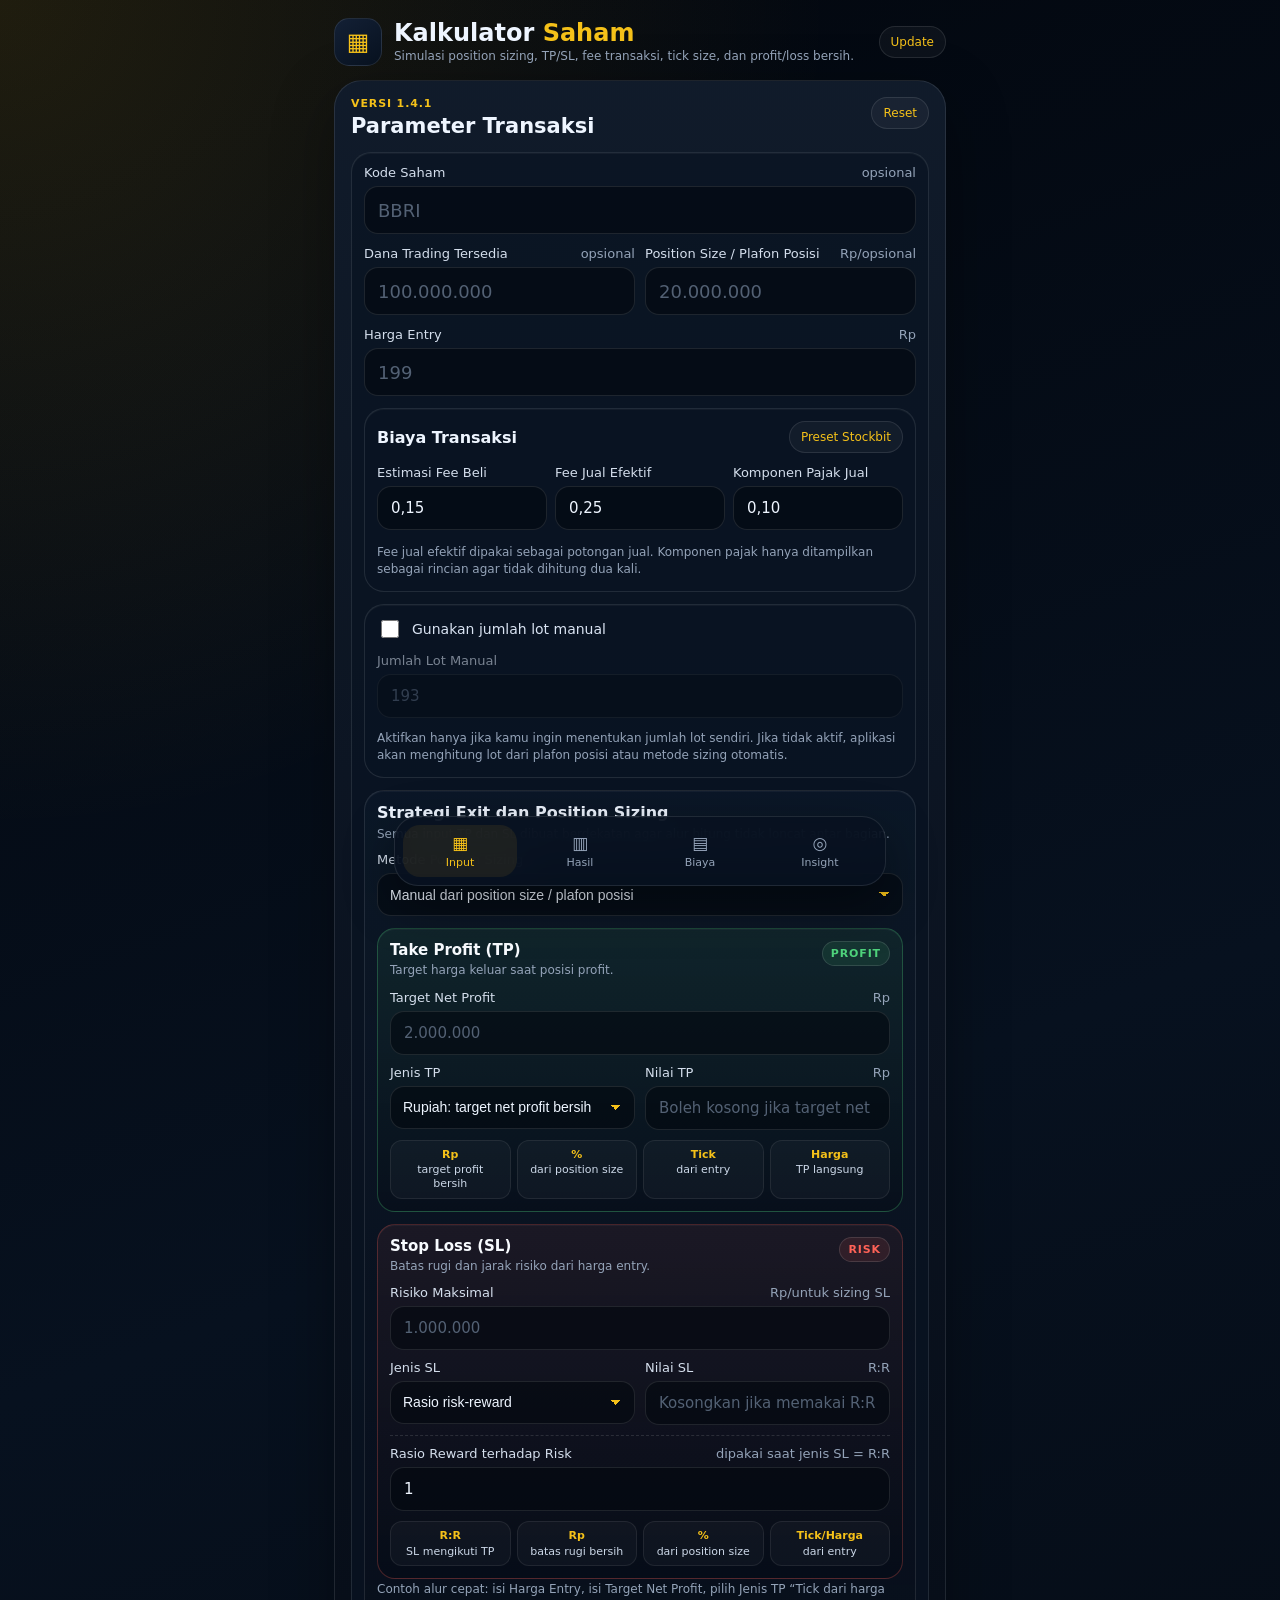
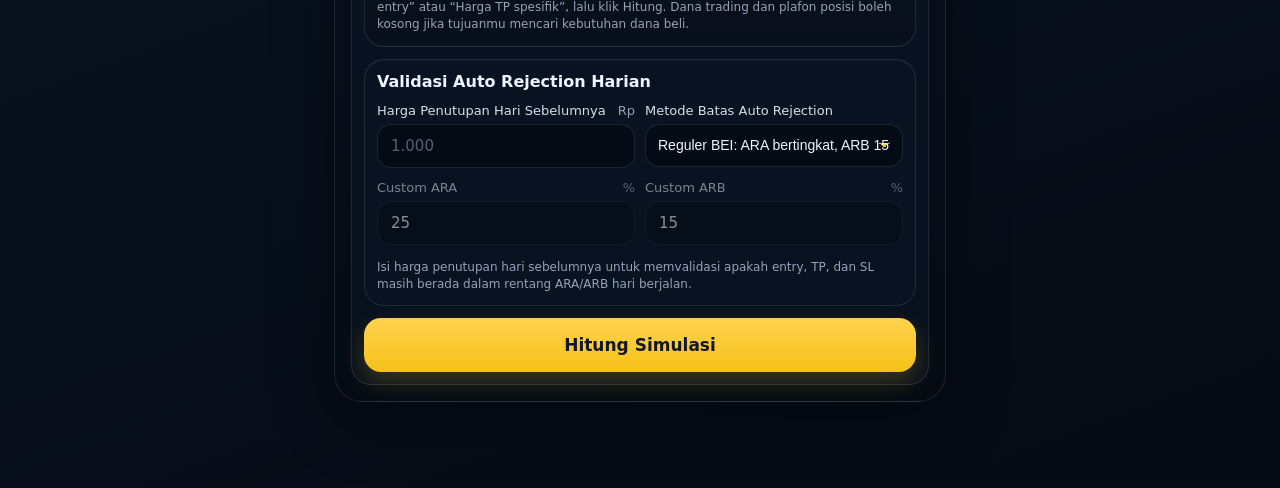
<file: index.html>
<!doctype html>
<html lang="id">
<head>
  <meta charset="utf-8">
  <meta name="viewport" content="width=device-width, initial-scale=1, viewport-fit=cover">
  <meta name="theme-color" content="#07111f">
  <meta name="app-version" content="1.4.1">
  <title>Kalkulator Saham</title>
  <link rel="manifest" href="manifest.webmanifest">
  <link rel="icon" href="assets/icon-192.png">
  <link rel="apple-touch-icon" href="assets/icon-192.png">
  <link rel="stylesheet" href="style.css">
</head>
<body>
  <div class="app">
    <header class="header">
      <div class="logo">▦</div>
      <div>
        <h1>Kalkulator <span>Saham</span></h1>
        <p>Simulasi position sizing, TP/SL, fee transaksi, tick size, dan profit/loss bersih.</p>
      </div>
      <div class="header-actions">
        <button id="updateBtn" class="small-btn" type="button">Update</button>
        <button id="installBtn" class="small-btn" type="button" hidden>Instal</button>
      </div>
    </header>

    <div id="updateBanner" class="update-banner" hidden>
      <div>
        <strong id="updateTitle">Update aplikasi</strong>
        <span id="updateMessage">Klik cek update untuk memastikan versi terbaru.</span>
      </div>
      <button id="reloadUpdateBtn" class="small-btn" type="button" hidden>Muat ulang</button>
    </div>

    <main class="panel">
      <section id="page-input" class="page active">
        <div class="page-title">
          <div>
            <small>Versi 1.4.1</small>
            <h2>Parameter Transaksi</h2>
          </div>
          <button id="resetBtn" class="small-btn" type="button">Reset</button>
        </div>

        <form id="form" class="card">
          <label class="field">
            <span>Kode Saham <b>opsional</b></span>
            <input id="symbol" type="text" placeholder="BBRI">
          </label>

          <div class="two">
            <label class="field">
              <span>Dana Trading Tersedia <b>opsional</b></span>
              <input id="totalCapital" class="money" type="text" inputmode="numeric" placeholder="100.000.000">
            </label>
            <label class="field">
              <span>Position Size / Plafon Posisi <b>Rp/opsional</b></span>
              <input id="allocation" class="money" type="text" inputmode="numeric" placeholder="20.000.000">
            </label>
          </div>

          <label class="field">
            <span>Harga Entry <b>Rp</b></span>
            <input id="entryPrice" class="money" type="text" inputmode="numeric" placeholder="199">
          </label>

          <div class="subcard">
            <div class="subhead">
              <strong>Biaya Transaksi</strong>
              <button id="presetBtn" class="chip" type="button">Preset Stockbit</button>
            </div>
            <div class="three">
              <label class="field compact">
                <span>Estimasi Fee Beli</span>
                <input id="buyFee" class="percent" type="text" inputmode="decimal" value="0,15">
              </label>
              <label class="field compact">
                <span>Fee Jual Efektif</span>
                <input id="sellFee" class="percent" type="text" inputmode="decimal" value="0,25">
              </label>
              <label class="field compact">
                <span>Komponen Pajak Jual</span>
                <input id="taxFee" class="percent" type="text" inputmode="decimal" value="0,10">
              </label>
            </div>
            <p class="hint">Fee jual efektif dipakai sebagai potongan jual. Komponen pajak hanya ditampilkan sebagai rincian agar tidak dihitung dua kali.</p>
          </div>

          <div class="subcard">
            <label class="checkrow">
              <input id="manualLotToggle" type="checkbox">
              <span>Gunakan jumlah lot manual</span>
            </label>
            <label id="manualLotWrap" class="field compact disabled">
              <span>Jumlah Lot Manual</span>
              <input id="manualLot" class="money" type="text" inputmode="numeric" placeholder="193" disabled>
            </label>
            <p class="hint">Aktifkan hanya jika kamu ingin menentukan jumlah lot sendiri. Jika tidak aktif, aplikasi akan menghitung lot dari plafon posisi atau metode sizing otomatis.</p>
          </div>

          <div class="subcard exit-section">
            <div class="subhead stacked-head">
              <div>
                <strong>Strategi Exit dan Position Sizing</strong>
                <p>Semua input TP dan SL dibuat berdekatan agar alur hitung tidak loncat antar bagian.</p>
              </div>
            </div>

            <label class="field compact sizing-mode">
              <span>Metode Position Sizing</span>
              <select id="allocationMode">
                <option value="manual" selected>Manual dari position size / plafon posisi</option>
                <option value="tp_profit">Cari kebutuhan dana beli dari target net profit</option>
                <option value="sl_risk">Cari position size dari risiko maksimal</option>
              </select>
            </label>

            <div class="exit-stack">
              <section class="exit-card take-profit">
                <div class="exit-title">
                  <div>
                    <strong>Take Profit (TP)</strong>
                    <span>Target harga keluar saat posisi profit.</span>
                  </div>
                  <em>Profit</em>
                </div>
                <div class="exit-grid">
                  <label class="field compact wide">
                    <span>Target Net Profit <b>Rp</b></span>
                    <input id="targetProfit" class="money" type="text" inputmode="numeric" placeholder="2.000.000">
                  </label>
                  <label class="field compact">
                    <span>Jenis TP</span>
                    <select id="tpMode">
                      <option value="nominal" selected>Rupiah: target net profit bersih</option>
                      <option value="percent">Persen dari position size</option>
                      <option value="tick">Tick dari harga entry</option>
                      <option value="price">Harga TP spesifik</option>
                    </select>
                  </label>
                  <label class="field compact">
                    <span>Nilai TP <b id="tpUnit">Rp</b></span>
                    <input id="tpParam" class="mode-input" type="text" inputmode="numeric" placeholder="Boleh kosong jika target net profit diisi">
                  </label>
                </div>
                <div class="mode-help">
                  <span><b>Rp</b> target profit bersih</span>
                  <span><b>%</b> dari position size</span>
                  <span><b>Tick</b> dari entry</span>
                  <span><b>Harga</b> TP langsung</span>
                </div>
              </section>

              <section class="exit-card stop-loss">
                <div class="exit-title">
                  <div>
                    <strong>Stop Loss (SL)</strong>
                    <span>Batas rugi dan jarak risiko dari harga entry.</span>
                  </div>
                  <em>Risk</em>
                </div>
                <div class="exit-grid">
                  <label class="field compact wide">
                    <span>Risiko Maksimal <b>Rp/untuk sizing SL</b></span>
                    <input id="autoAmount" class="money" type="text" inputmode="numeric" placeholder="1.000.000">
                  </label>
                  <label class="field compact">
                    <span>Jenis SL</span>
                    <select id="slMode">
                      <option value="rr" selected>Rasio risk-reward</option>
                      <option value="nominal">Rupiah: risiko bersih</option>
                      <option value="percent">Persen dari position size</option>
                      <option value="tick">Tick dari harga entry</option>
                      <option value="price">Harga SL spesifik</option>
                    </select>
                  </label>
                  <label class="field compact">
                    <span>Nilai SL <b id="slUnit">R:R</b></span>
                    <input id="slParam" class="mode-input" type="text" inputmode="numeric" placeholder="Kosongkan jika memakai R:R">
                  </label>
                  <label class="field compact wide rr-field">
                    <span>Rasio Reward terhadap Risk <b>dipakai saat jenis SL = R:R</b></span>
                    <input id="rrRatio" class="percent" type="text" inputmode="decimal" value="1">
                  </label>
                </div>
                <div class="mode-help">
                  <span><b>R:R</b> SL mengikuti TP</span>
                  <span><b>Rp</b> batas rugi bersih</span>
                  <span><b>%</b> dari position size</span>
                  <span><b>Tick/Harga</b> dari entry</span>
                </div>
              </section>
            </div>

            <p class="hint">Contoh alur cepat: isi Harga Entry, isi Target Net Profit, pilih Jenis TP “Tick dari harga entry” atau “Harga TP spesifik”, lalu klik Hitung. Dana trading dan plafon posisi boleh kosong jika tujuanmu mencari kebutuhan dana beli.</p>
          </div>

          <div class="subcard">
            <div class="subhead">
              <strong>Validasi Auto Rejection Harian</strong>
            </div>
            <div class="two">
              <label class="field compact">
                <span>Harga Penutupan Hari Sebelumnya <b>Rp</b></span>
                <input id="prevClose" class="money" type="text" inputmode="numeric" placeholder="1.000">
              </label>
              <label class="field compact">
                <span>Metode Batas Auto Rejection</span>
                <select id="autoRejectMode">
                  <option value="regular2025" selected>Reguler BEI: ARA bertingkat, ARB 15%</option>
                  <option value="symmetric">Simetris bertingkat</option>
                  <option value="custom">Custom</option>
                </select>
              </label>
            </div>
            <div class="two">
              <label class="field compact">
                <span>Custom ARA <b>%</b></span>
                <input id="customAraPct" class="percent" type="text" inputmode="decimal" value="25">
              </label>
              <label class="field compact">
                <span>Custom ARB <b>%</b></span>
                <input id="customArbPct" class="percent" type="text" inputmode="decimal" value="15">
              </label>
            </div>
            <p class="hint">Isi harga penutupan hari sebelumnya untuk memvalidasi apakah entry, TP, dan SL masih berada dalam rentang ARA/ARB hari berjalan.</p>
          </div>

          <div id="errorBox" class="error" hidden></div>
          <button class="primary" type="submit">Hitung Simulasi</button>
        </form>
      </section>

      <section id="page-result" class="page">
        <div class="page-title">
          <div>
            <small id="resultSymbol">Hasil</small>
            <h2>Ringkasan Position Sizing</h2>
          </div>
          <button id="copyBtn" class="small-btn" type="button">Salin</button>
        </div>

        <div class="grid">
          <article class="metric"><span>Jumlah Lot</span><strong id="outLots">-</strong></article>
          <article class="metric"><span>Jumlah Saham</span><strong id="outShares">-</strong></article>
          <article class="metric"><span>Kebutuhan Dana Beli</span><strong id="outTotalCost">-</strong></article>
          <article class="metric"><span>Sisa Plafon Posisi</span><strong id="outRemain" class="green">-</strong></article>
          <article class="metric"><span>Metode Sizing</span><strong id="outAllocBasis">-</strong></article>
          <article class="metric"><span>Parameter Exit</span><strong id="outModeInfo">-</strong></article>
        </div>

        <div class="rr" id="outRR">R:R -</div>

        <div class="two resultcards">
          <article class="trade profit">
            <span>Take Profit</span>
            <h3 id="outTP">-</h3>
            <p><b id="outTPTicks">-</b> tick</p>
            <p><b id="outTPPct">-</b> dari entry</p>
            <hr>
            <small>Profit Bersih Aktual</small>
            <strong id="outNetProfit">-</strong>
          </article>
          <article class="trade loss">
            <span>Stop Loss</span>
            <h3 id="outSL">-</h3>
            <p><b id="outSLTicks">-</b> tick</p>
            <p><b id="outSLPct">-</b> dari entry</p>
            <hr>
            <small>Loss Bersih Aktual</small>
            <strong id="outNetLoss">-</strong>
          </article>
        </div>

        <div id="resultNote" class="notice">Isi input lalu klik Hitung.</div>
      </section>

      <section id="page-cost" class="page">
        <div class="page-title">
          <div>
            <small>Rincian</small>
            <h2>Estimasi Biaya</h2>
          </div>
        </div>

        <div class="cost cardline">
          <h3>Estimasi Pembelian</h3>
          <p><span>Nilai Pokok Pembelian</span><b id="costGrossBuy">-</b></p>
          <p><span>Estimasi Fee Beli</span><b id="costBuyFee">-</b></p>
          <p class="total"><span>Total Dana Beli</span><b id="costTotalUsed">-</b></p>
        </div>

        <div class="cost cardline good">
          <h3>Estimasi Penjualan saat TP</h3>
          <p><span>Nilai Pokok Penjualan TP</span><b id="costGrossSellTP">-</b></p>
          <p><span>Estimasi Fee Jual TP</span><b id="costSellFeeTP">-</b></p>
          <p><span>Komponen Pajak Jual</span><b id="costTaxTP">-</b></p>
          <p class="total"><span>Profit Bersih Aktual</span><b id="costProfit">-</b></p>
        </div>

        <div class="cost cardline bad">
          <h3>Estimasi Penjualan saat SL</h3>
          <p><span>Nilai Pokok Penjualan SL</span><b id="costGrossSellSL">-</b></p>
          <p><span>Estimasi Fee Jual SL</span><b id="costSellFeeSL">-</b></p>
          <p><span>Komponen Pajak Jual</span><b id="costTaxSL">-</b></p>
          <p class="total"><span>Loss Bersih Aktual</span><b id="costLoss">-</b></p>
        </div>
      </section>

      <section id="page-insight" class="page">
        <div class="page-title">
          <div>
            <small>Analisis</small>
            <h2>Insight</h2>
          </div>
        </div>

        <div class="grid">
          <article class="metric"><span>Fraksi Harga Entry</span><strong id="insTick">-</strong></article>
          <article class="metric"><span>Jarak TP</span><strong id="insTPDist" class="green">-</strong></article>
          <article class="metric"><span>Jarak SL</span><strong id="insSLDist" class="red">-</strong></article>
          <article class="metric"><span>Kualitas Jarak SL</span><strong id="insStatus">-</strong></article>
          <article class="metric"><span>Batas ARA</span><strong id="insAra">-</strong></article>
          <article class="metric"><span>Batas ARB</span><strong id="insArb">-</strong></article>
          <article class="metric"><span>Validasi TP terhadap ARA</span><strong id="insTPAra" class="green">-</strong></article>
          <article class="metric"><span>Kualitas Jarak SL vs ARB</span><strong id="insSLArb" class="red">-</strong></article>
        </div>

        <div class="chart cardline">
          <p class="line tp"><span id="chartTP">TP -</span></p>
          <p class="line entry"><span id="chartEntry">Entry -</span></p>
          <p class="line sl"><span id="chartSL">SL -</span></p>
          <div class="candles"><i></i><i></i><i></i><i></i><i></i><i></i></div>
        </div>

        <div id="araNote" class="notice">Isi harga penutupan hari sebelumnya untuk cek batas ARA/ARB harian.</div>
        <div class="notice">TP dan SL dibulatkan mengikuti fraksi harga BEI. Contoh: dari 199 naik ke 200 lalu 202, bukan 199 ke 200 lalu 201.</div>
        <div class="notice">Kalkulator ini hanya alat bantu simulasi. Hasil aktual dapat berbeda karena antrean order, likuiditas, rejection order, dan perubahan biaya broker.</div>
      </section>
    </main>

    <nav class="nav">
      <button class="navbtn active" data-target="input">▦<span>Input</span></button>
      <button class="navbtn" data-target="result">▥<span>Hasil</span></button>
      <button class="navbtn" data-target="cost">▤<span>Biaya</span></button>
      <button class="navbtn" data-target="insight">◎<span>Insight</span></button>
    </nav>
  </div>

  <script src="app.js"></script>
</body>
</html>
</file>
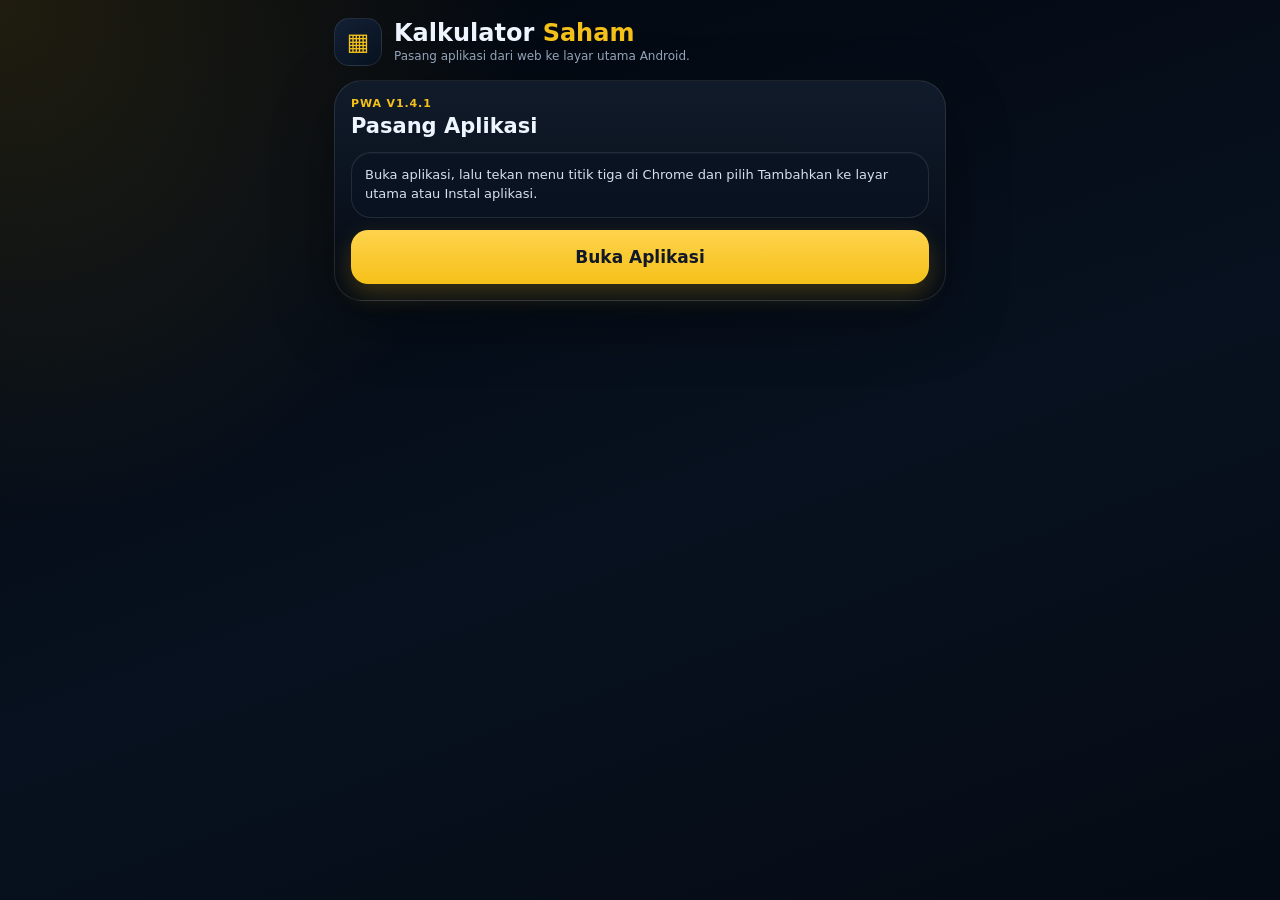
<file: download.html>
<!doctype html>
<html lang="id">
<head>
  <meta charset="utf-8">
  <meta name="viewport" content="width=device-width, initial-scale=1">
  <title>Pasang Kalkulator Saham</title>
  <meta name="app-version" content="1.4.1">
  <link rel="manifest" href="manifest.webmanifest">
  <link rel="stylesheet" href="style.css">
</head>
<body>
  <div class="app">
    <header class="header">
      <div class="logo">▦</div>
      <div>
        <h1>Kalkulator <span>Saham</span></h1>
        <p>Pasang aplikasi dari web ke layar utama Android.</p>
      </div>
    </header>
    <main class="panel">
      <section class="page active">
        <div class="page-title"><div><small>PWA v1.4.1</small><h2>Pasang Aplikasi</h2></div></div>
        <div class="notice">Buka aplikasi, lalu tekan menu titik tiga di Chrome dan pilih Tambahkan ke layar utama atau Instal aplikasi.</div>
        <a class="primary" style="display:grid;place-items:center;text-decoration:none;margin-top:12px" href="index.html">Buka Aplikasi</a>
      </section>
    </main>
  </div>
</body>
</html>
</file>
<file: style.css>
:root {
  --bg:#050b14;
  --panel:#0b1422;
  --panel2:#111c2c;
  --line:rgba(255,255,255,.1);
  --text:#eef5ff;
  --muted:#94a3b8;
  --yellow:#f5c119;
  --green:#4fd37c;
  --red:#ff6257;
  --blue:#73a7ff;
}
*{box-sizing:border-box}
html,body{margin:0;min-height:100%}
body{font-family:Inter,system-ui,-apple-system,BlinkMacSystemFont,"Segoe UI",sans-serif;background:radial-gradient(circle at top left,rgba(245,193,25,.12),transparent 34%),linear-gradient(160deg,#02060d,#07111f 55%,#050b14);color:var(--text)}
button,input{font:inherit}button{cursor:pointer}.app{width:min(100%,520px);min-height:100vh;margin:0 auto;padding:18px 14px 86px}.header{display:flex;gap:12px;align-items:center;margin-bottom:14px}.logo{width:48px;height:48px;display:grid;place-items:center;border:1px solid var(--line);border-radius:15px;background:linear-gradient(145deg,#132035,#07111f);color:var(--yellow);font-size:24px}.header h1{font-size:24px;line-height:1;margin:0}.header h1 span{color:var(--yellow)}.header p{margin:4px 0 0;color:var(--muted);font-size:12px}.header .small-btn{margin-left:auto}.panel{border:1px solid var(--line);border-radius:28px;background:linear-gradient(180deg,rgba(17,28,44,.96),rgba(5,11,20,.96));padding:16px;box-shadow:0 20px 60px rgba(0,0,0,.35)}.page{display:none}.page.active{display:block}.page-title{display:flex;justify-content:space-between;align-items:flex-start;margin-bottom:14px}.page-title small{display:block;color:var(--yellow);font-weight:800;letter-spacing:.08em;text-transform:uppercase;font-size:11px;margin-bottom:4px}.page-title h2{margin:0;font-size:21px}.card,.subcard,.metric,.trade,.notice,.cardline{border:1px solid var(--line);background:rgba(10,20,34,.68);border-radius:20px;box-shadow:inset 0 1px 0 rgba(255,255,255,.04)}.card{padding:12px}.field{display:block;margin-bottom:12px}.field span{display:flex;justify-content:space-between;color:#d4deec;font-size:13px;margin-bottom:6px}.field span b{font-weight:500;color:var(--muted)}.field input{width:100%;min-height:48px;border:1px solid var(--line);border-radius:14px;background:rgba(2,7,14,.58);color:var(--text);outline:0;padding:12px 13px;font-size:18px}.field input::placeholder{color:#536174}.field input:focus{border-color:rgba(245,193,25,.6);box-shadow:0 0 0 4px rgba(245,193,25,.08)}.compact input{min-height:43px;font-size:15px}.two{display:grid;grid-template-columns:1fr 1fr;gap:10px}.three{display:grid;grid-template-columns:repeat(3,1fr);gap:8px}.subcard{padding:12px;margin:12px 0}.subhead{display:flex;justify-content:space-between;align-items:center;gap:10px;margin-bottom:12px}.chip,.small-btn{border:1px solid var(--line);background:rgba(255,255,255,.04);color:var(--yellow);border-radius:999px;padding:8px 11px;font-size:12px}.hint{margin:2px 0 0;color:var(--muted);font-size:12px;line-height:1.45}.checkrow{display:flex;gap:10px;align-items:center;margin-bottom:12px;color:#d9e3f2;font-size:14px}.checkrow input{accent-color:var(--yellow);width:18px;height:18px}.disabled{opacity:.55}.disabled input{pointer-events:none}.primary{width:100%;min-height:54px;border:0;border-radius:17px;background:linear-gradient(180deg,#ffd34d,var(--yellow));color:#111827;font-size:17px;font-weight:900;box-shadow:0 10px 25px rgba(245,193,25,.22)}.error{white-space:pre-line;border:1px solid rgba(255,98,87,.45);background:rgba(255,98,87,.12);color:#ffd2cd;border-radius:14px;padding:12px;margin:10px 0;font-size:13px}.grid{display:grid;grid-template-columns:1fr 1fr;gap:10px}.metric{min-height:88px;padding:13px}.metric span{display:block;color:var(--muted);font-size:12px;margin-bottom:9px}.metric strong{font-size:20px;color:var(--yellow);letter-spacing:-.02em}.green{color:var(--green)!important}.red{color:var(--red)!important}.rr{width:max-content;margin:14px auto;border:1px solid var(--yellow);border-radius:12px;padding:8px 16px;background:rgba(245,193,25,.08);font-weight:900}.resultcards{margin-top:0}.trade{text-align:center;min-height:230px;padding:15px 12px}.profit{border-color:rgba(79,211,124,.42);background:linear-gradient(180deg,rgba(79,211,124,.12),rgba(255,255,255,.02))}.loss{border-color:rgba(255,98,87,.45);background:linear-gradient(180deg,rgba(255,98,87,.12),rgba(255,255,255,.02))}.trade span{font-weight:900;font-size:13px}.profit span,.profit h3,.profit strong{color:var(--green)}.loss span,.loss h3,.loss strong{color:var(--red)}.trade h3{margin:16px 0 6px;font-size:30px}.trade p{margin:5px 0;color:#d5dfed;font-size:13px}.trade hr{border:0;border-top:1px dashed rgba(255,255,255,.22);margin:14px 0}.trade small{color:var(--muted)}.trade strong{display:block;margin-top:5px;font-size:20px}.notice{padding:13px;margin-top:12px;color:#d6e0ec;font-size:13px;line-height:1.45}.cost{padding:14px;margin-bottom:12px}.cost h3{margin:0 0 10px;color:var(--yellow);font-size:15px}.cost.good h3,.cost.good .total b{color:var(--green)}.cost.bad h3,.cost.bad .total b{color:var(--red)}.cost p{display:flex;justify-content:space-between;gap:12px;margin:0;padding:10px 0;border-top:1px solid rgba(255,255,255,.06);font-size:14px}.cost p:first-of-type{border-top:0}.cost span{color:var(--muted)}.cost b{text-align:right}.cost .total{margin-top:4px;padding-top:13px}.chart{height:230px;position:relative;overflow:hidden;margin-top:12px}.line{position:absolute;left:14px;right:14px;border-top:1px dashed currentColor;margin:0}.line span{position:absolute;right:0;top:-11px;background:#0b1422;padding-left:8px;font-size:12px;font-weight:900}.tp{top:22%;color:var(--green)}.entry{top:50%;color:#dce6f4}.sl{top:78%;color:var(--red)}.candles{position:absolute;left:30px;right:80px;bottom:42px;height:130px;display:flex;align-items:end;gap:9px}.candles i{width:10px;border-radius:3px;background:var(--green)}.candles i:nth-child(1){height:34px;background:var(--red)}.candles i:nth-child(2){height:55px}.candles i:nth-child(3){height:78px}.candles i:nth-child(4){height:62px;background:var(--red)}.candles i:nth-child(5){height:96px}.candles i:nth-child(6){height:112px}.nav{position:fixed;left:50%;bottom:14px;transform:translateX(-50%);width:min(calc(100% - 28px),492px);display:grid;grid-template-columns:repeat(4,1fr);gap:6px;padding:8px;border:1px solid var(--line);border-radius:24px;background:rgba(7,17,31,.88);backdrop-filter:blur(18px);box-shadow:0 18px 50px rgba(0,0,0,.4)}.navbtn{border:0;background:transparent;color:var(--muted);border-radius:17px;padding:8px 4px;font-size:17px;display:flex;flex-direction:column;align-items:center;gap:3px}.navbtn span{font-size:11px}.navbtn.active{color:var(--yellow);background:rgba(245,193,25,.08)}@media(max-width:380px){.two,.three{grid-template-columns:1fr}.trade{min-height:190px}.panel{padding:13px;border-radius:22px}.header h1{font-size:21px}}

/* Tambahan v1.2.0: field select dan status area ARA/ARB */
.field select{width:100%;min-height:43px;border:1px solid var(--line);border-radius:14px;background:rgba(2,7,14,.58);color:var(--text);outline:0;padding:10px 12px;font-size:14px;appearance:none;background-image:linear-gradient(45deg,transparent 50%,var(--yellow) 50%),linear-gradient(135deg,var(--yellow) 50%,transparent 50%);background-position:calc(100% - 18px) 18px,calc(100% - 13px) 18px;background-size:5px 5px,5px 5px;background-repeat:no-repeat}
.field select:focus{border-color:rgba(245,193,25,.6);box-shadow:0 0 0 4px rgba(245,193,25,.08)}
.field select option{background:#0b1422;color:var(--text)}
.metric strong.warn{color:var(--yellow)!important}
.metric strong.good{color:var(--green)!important}
.metric strong.bad{color:var(--red)!important}
@media(max-width:430px){.grid{grid-template-columns:1fr 1fr}.metric strong{font-size:17px}.subhead{align-items:flex-start}}

/* Tambahan v1.3.0: update langsung dari aplikasi */
.header-actions{margin-left:auto;display:flex;align-items:center;gap:8px;flex-wrap:wrap;justify-content:flex-end}
.header .header-actions .small-btn{margin-left:0}
.update-banner{display:flex;justify-content:space-between;align-items:center;gap:12px;border:1px solid rgba(245,193,25,.38);background:rgba(245,193,25,.1);border-radius:18px;padding:11px 12px;margin:0 0 12px;box-shadow:inset 0 1px 0 rgba(255,255,255,.04)}
.update-banner[hidden]{display:none}
.update-banner strong{display:block;color:var(--yellow);font-size:13px;margin-bottom:3px}
.update-banner span{display:block;color:#dbe7f5;font-size:12px;line-height:1.35}
.update-banner .small-btn{white-space:nowrap;background:rgba(245,193,25,.12)}
@media(max-width:430px){.header{align-items:flex-start}.header-actions{width:100%;margin-left:60px;justify-content:flex-start}.update-banner{align-items:flex-start;flex-direction:column}.update-banner .small-btn{width:100%}}

/* Tambahan v1.4.1: layout TP/SL dibuat berdekatan dan lebih rapi */
.app{width:min(100%,640px)}
.stacked-head{align-items:flex-start;margin-bottom:10px}
.stacked-head p{margin:4px 0 0;color:var(--muted);font-size:12px;line-height:1.4}
.exit-section{background:linear-gradient(180deg,rgba(12,24,40,.9),rgba(8,15,27,.82))}
.sizing-mode{margin-bottom:12px}
.exit-stack{display:grid;gap:12px}
.exit-card{border:1px solid rgba(255,255,255,.1);border-radius:18px;background:rgba(2,7,14,.32);padding:12px;box-shadow:inset 0 1px 0 rgba(255,255,255,.04)}
.exit-card.take-profit{border-color:rgba(79,211,124,.28);background:linear-gradient(180deg,rgba(79,211,124,.08),rgba(2,7,14,.28))}
.exit-card.stop-loss{border-color:rgba(255,98,87,.26);background:linear-gradient(180deg,rgba(255,98,87,.07),rgba(2,7,14,.28))}
.exit-title{display:flex;justify-content:space-between;align-items:flex-start;gap:10px;margin-bottom:11px}
.exit-title strong{display:block;font-size:15px;color:#f8fbff}
.exit-title span{display:block;margin-top:3px;color:var(--muted);font-size:12px;line-height:1.35}
.exit-title em{font-style:normal;font-size:11px;font-weight:900;letter-spacing:.08em;text-transform:uppercase;border:1px solid rgba(255,255,255,.12);border-radius:999px;padding:5px 8px;white-space:nowrap}
.take-profit .exit-title em{color:var(--green);background:rgba(79,211,124,.1)}
.stop-loss .exit-title em{color:var(--red);background:rgba(255,98,87,.1)}
.exit-grid{display:grid;grid-template-columns:1fr 1fr;gap:10px;align-items:start}
.exit-grid .field{margin-bottom:0}
.exit-grid .wide{grid-column:1/-1}
.rr-field{border-top:1px dashed rgba(255,255,255,.12);padding-top:10px}
.mode-help{display:grid;grid-template-columns:repeat(4,1fr);gap:6px;margin-top:10px}
.mode-help span{border:1px solid rgba(255,255,255,.08);background:rgba(255,255,255,.03);border-radius:12px;padding:7px 8px;color:#cbd7e7;font-size:11px;line-height:1.25;text-align:center}
.mode-help b{display:block;color:var(--yellow);font-size:11px;margin-bottom:2px}
@media(max-width:560px){.app{width:min(100%,520px)}.exit-grid{grid-template-columns:1fr}.mode-help{grid-template-columns:1fr 1fr}.exit-title{align-items:flex-start}.exit-title em{margin-top:1px}}
@media(max-width:380px){.mode-help{grid-template-columns:1fr}.exit-card{padding:11px}}
</file>
